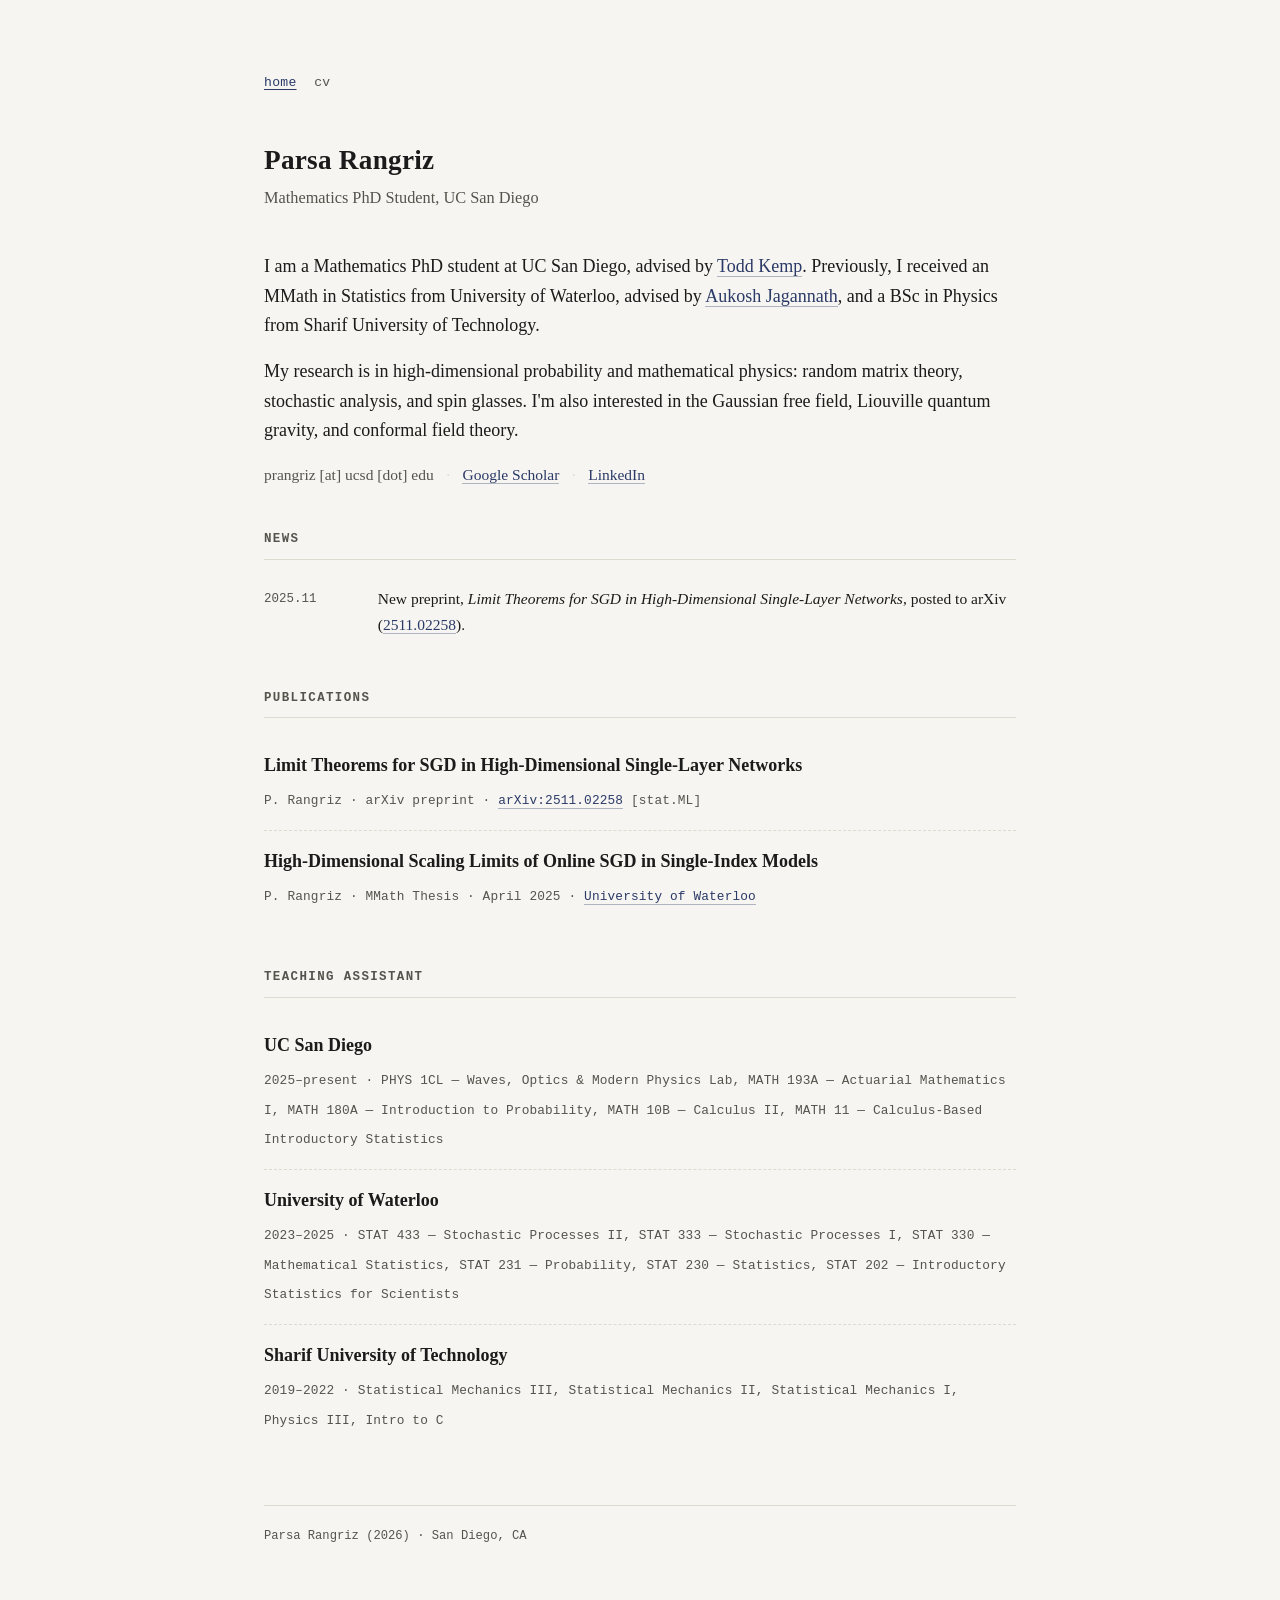
<file: index.html>
<!DOCTYPE html>
<html lang="en">
<head>
<meta charset="UTF-8">
<meta name="viewport" content="width=device-width, initial-scale=1.0">
<title>Parsa Rangriz</title>
<meta name="description" content="Parsa Rangriz — Mathematics PhD Student at UC San Diego.">
<link rel="stylesheet" href="style.css">
<link rel="icon" href="data:,">
</head>
<body>
<div class="wrap">

  <nav class="top-nav">
    <a href="index.html" class="current">home</a>
    <a href="cv.pdf">cv</a>
  </nav>

  <header class="site-header">
    <h1 class="name">Parsa Rangriz</h1>
    <p class="role">Mathematics PhD Student, UC San Diego</p>
  </header>

  <section id="about">
    <p>
      I am a Mathematics PhD student at UC San Diego, advised by
      <a href="https://mathweb.ucsd.edu/~tkemp/">Todd Kemp</a>. Previously, I received an MMath in
      Statistics from University of Waterloo, advised by
      <a href="https://aukosh.github.io/">Aukosh Jagannath</a>, and a BSc in Physics from Sharif University of Technology.
    </p>
    <p>
      My research is in high-dimensional probability and mathematical physics: random matrix theory,
      stochastic analysis, and spin glasses. I'm also interested in the Gaussian free field, Liouville quantum
      gravity, and conformal field theory.
    </p>
    <p class="contact-line">
      prangriz [at] ucsd [dot] edu
      <span class="sep">·</span>
      <a href="https://scholar.google.com/citations?user=rKi-H_cAAAAJ&hl=en">Google Scholar</a>
      <span class="sep">·</span>
      <a href="https://www.linkedin.com/in/p-rangriz/">LinkedIn</a>
    </p>
  </section>

  <section id="news">
    <h2 class="section-title">News</h2>
    <ul class="news-list">
      <li>
        <time>2025.11</time>
        <span>New preprint, <em>Limit Theorems for SGD in High-Dimensional Single-Layer Networks</em>, posted to arXiv (<a href="https://arxiv.org/abs/2511.02258">2511.02258</a>).</span>
      </li>
    </ul>
  </section>

  <section id="publications">
    <h2 class="section-title">Publications</h2>
    <ul class="pub-list">
      <li>
        <span class="pub-title">Limit Theorems for SGD in High-Dimensional Single-Layer Networks</span>
        <span class="pub-meta">P. Rangriz · arXiv preprint · <a href="https://arxiv.org/abs/2511.02258">arXiv:2511.02258</a> [stat.ML]</span>
      </li>
      <li>
        <span class="pub-title">High-Dimensional Scaling Limits of Online SGD in Single-Index Models</span>
        <span class="pub-meta">P. Rangriz · MMath Thesis · April 2025 · <a href="https://uwspace.uwaterloo.ca/items/c8ef0af0-a10b-4595-ab6c-b43a74a699de">University of Waterloo</a></span>
      </li>
    </ul>
  </section>

  <section id="teaching">
    <h2 class="section-title">Teaching Assistant</h2>
    <ul class="teach-list">
      <li>
        <span class="teach-title">UC San Diego</span>
        <span class="teach-meta">2025–present · PHYS 1CL — Waves, Optics & Modern Physics Lab, MATH 193A — Actuarial Mathematics I,
        MATH 180A — Introduction to Probability, MATH 10B — Calculus II, MATH 11 — Calculus-Based Introductory Statistics
</span>
      </li>
      <li>
        <span class="teach-title">University of Waterloo</span>
        <span class="teach-meta">2023–2025 · STAT 433 — Stochastic Processes II, STAT 333 — Stochastic Processes I,
          STAT 330 — Mathematical Statistics, STAT 231 — Probability, STAT 230 — Statistics, STAT 202 — Introductory Statistics for Scientists
 </span>
      </li>
      <li>
        <span class="teach-title">Sharif University of Technology</span>
        <span class="teach-meta">2019–2022 · Statistical Mechanics III, Statistical Mechanics II, Statistical Mechanics I, Physics III, Intro to C</span>
      </li>
    </ul>
  </section>

  <footer class="site-footer">
    Parsa Rangriz (2026) · San Diego, CA
  </footer>

</div>
</body>
</html>
</file>
<file: style.css>
:root {
  --paper: #f6f5f1;
  --ink: #1b1b1b;
  --ink-soft: #55534c;
  --rule: #dedad0;
  --accent: #2b3a67;
  --mono: "JetBrains Mono", ui-monospace, SFMono-Regular, Menlo, Consolas, monospace;
  --serif: "Iowan Old Style", "Palatino Linotype", Georgia, "Times New Roman", serif;
}

* { box-sizing: border-box; }

html { -webkit-text-size-adjust: 100%; }

body {
  margin: 0;
  background: var(--paper);
  color: var(--ink);
  font-family: var(--serif);
  font-size: 18px;
  line-height: 1.65;
  -webkit-font-smoothing: antialiased;
}

a {
  color: var(--accent);
  text-decoration: none;
  border-bottom: 1px solid rgba(43, 58, 103, 0.35);
  transition: border-color 0.15s ease, color 0.15s ease;
}

a:hover, a:focus-visible {
  border-color: var(--accent);
}

a:focus-visible {
  outline: 2px solid var(--accent);
  outline-offset: 2px;
  border-bottom-color: transparent;
}

.wrap {
  max-width: 800px;
  margin: 0 auto;
  padding: 4.5rem 1.5rem 5rem;
}

header.site-header {
  margin-bottom: 2.5rem;
}

nav.top-nav {
  display: flex;
  flex-wrap: wrap;
  gap: 0.35rem 1.1rem;
  font-family: var(--mono);
  font-size: 0.82rem;
  letter-spacing: 0.02em;
  text-transform: lowercase;
  margin-bottom: 2.75rem;
}

nav.top-nav a {
  border-bottom: none;
  color: var(--ink-soft);
}

nav.top-nav a:hover, nav.top-nav a.current {
  color: var(--accent);
}

nav.top-nav a.current {
  text-decoration: underline;
  text-underline-offset: 3px;
}

h1.name {
  font-size: 1.7rem;
  font-weight: 600;
  margin: 0 0 0.15rem;
  letter-spacing: 0.01em;
}

p.role {
  margin: 0 0 1.6rem;
  color: var(--ink-soft);
  font-size: 1.02rem;
}

p.role .dot {
  color: var(--rule);
  padding: 0 0.5em;
}

section {
  margin-bottom: 2.6rem;
}

section > p {
  margin: 0 0 1rem;
}

h2.section-title {
  font-family: var(--mono);
  font-size: 0.78rem;
  text-transform: uppercase;
  letter-spacing: 0.11em;
  color: var(--ink-soft);
  margin: 0 0 1.1rem;
  padding-bottom: 0.55rem;
  border-bottom: 1px solid var(--rule);
}

.contact-line {
  font-size: 0.97rem;
  color: var(--ink-soft);
}

.contact-line a { color: var(--accent); }

.contact-line span.sep {
  color: var(--rule);
  padding: 0 0.55em;
}

ul.news-list {
  list-style: none;
  margin: 0;
  padding: 0;
}

ul.news-list li {
  display: grid;
  grid-template-columns: 6.4em 1fr;
  gap: 0.9rem;
  padding: 0.55rem 0;
  border-bottom: 1px dashed var(--rule);
  font-size: 0.97rem;
}

ul.news-list li:last-child { border-bottom: none; }

ul.news-list time {
  font-family: var(--mono);
  font-size: 0.78rem;
  color: var(--ink-soft);
  padding-top: 0.2rem;
}

ul.pub-list, ul.teach-list {
  list-style: none;
  margin: 0;
  padding: 0;
}

ul.pub-list li, ul.teach-list li {
  padding: 1rem 0;
  border-bottom: 1px dashed var(--rule);
}

ul.pub-list li:last-child, ul.teach-list li:last-child { border-bottom: none; }

.pub-title {
  font-weight: 600;
  display: block;
  margin-bottom: 0.2rem;
}

.pub-meta, .teach-meta {
  font-family: var(--mono);
  font-size: 0.8rem;
  color: var(--ink-soft);
  letter-spacing: 0.01em;
}

.teach-title {
  font-weight: 600;
  display: block;
  margin-bottom: 0.2rem;
}

h3.group-title {
  font-family: var(--mono);
  font-size: 0.72rem;
  text-transform: uppercase;
  letter-spacing: 0.09em;
  color: var(--ink-soft);
  margin: 2.2rem 0 0.6rem;
}

h3.group-title:first-of-type {
  margin-top: 0;
}

h2.subsection-title {
  font-size: 1rem;
  font-weight: 600;
  margin: 2.6rem 0 0.9rem;
  padding-top: 1.6rem;
  border-top: 1px solid var(--rule);
}

h2.subsection-title:first-of-type {
  padding-top: 0;
  border-top: none;
  margin-top: 0.3rem;
}

footer.site-footer {
  margin-top: 3.5rem;
  padding-top: 1.25rem;
  border-top: 1px solid var(--rule);
  font-family: var(--mono);
  font-size: 0.76rem;
  color: var(--ink-soft);
}

@media (max-width: 480px) {
  body { font-size: 17px; }
  .wrap { padding: 3rem 1.25rem 4rem; }
  ul.news-list li { grid-template-columns: 5.2em 1fr; gap: 0.6rem; }
}
</file>
